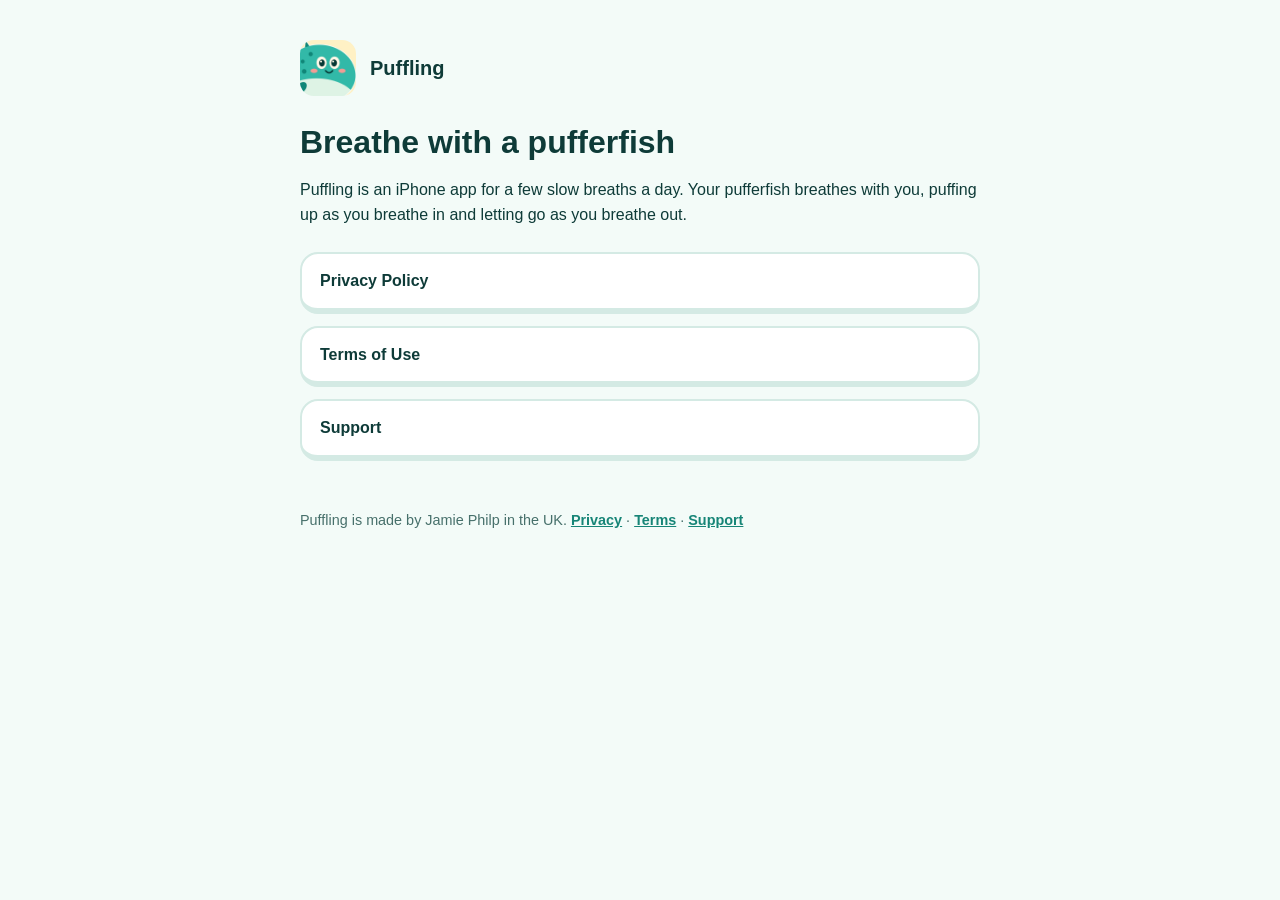
<file: index.html>
<!doctype html>
<html lang="en-GB">
<head>
  <meta charset="utf-8">
  <meta name="viewport" content="width=device-width, initial-scale=1">
  <title>Puffling: breathe with a pufferfish</title>
  <meta name="description" content="Puffling is an iPhone app for short, guided breathing sessions with a pufferfish who breathes with you.">
  <link rel="stylesheet" href="assets/site.css">
</head>
<body>
<main>
  <header><img src="assets/icon.png" alt=""><a href="">Puffling</a></header>
  <h1>Breathe with a pufferfish</h1>
  <p>Puffling is an iPhone app for a few slow breaths a day. Your pufferfish breathes with you, puffing up as you breathe in and letting go as you breathe out.</p>
  <nav class="links">
    <a href="privacy/">Privacy Policy</a>
    <a href="terms/">Terms of Use</a>
    <a href="support/">Support</a>
  </nav>
  <footer>Puffling is made by Jamie Philp in the UK. <a href="privacy/">Privacy</a> · <a href="terms/">Terms</a> · <a href="support/">Support</a></footer>
</main>
</body>
</html>
</file>
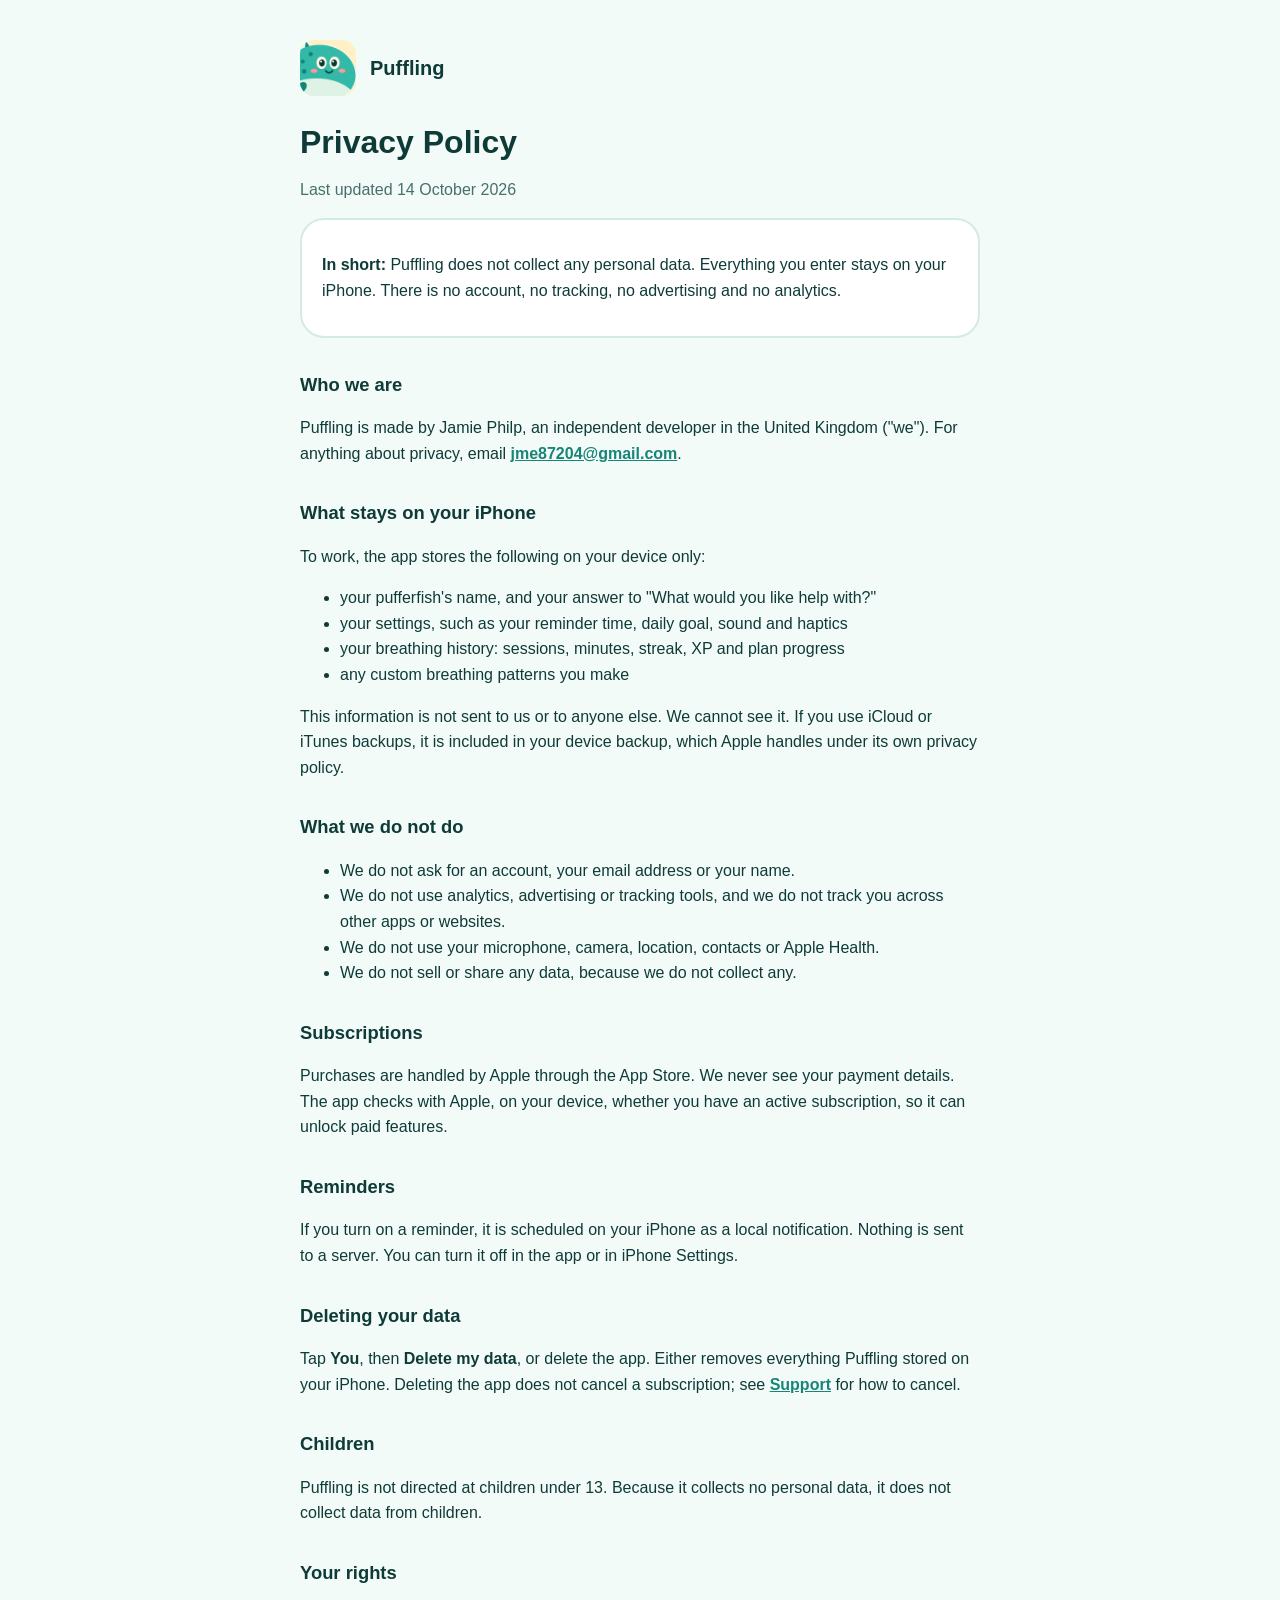
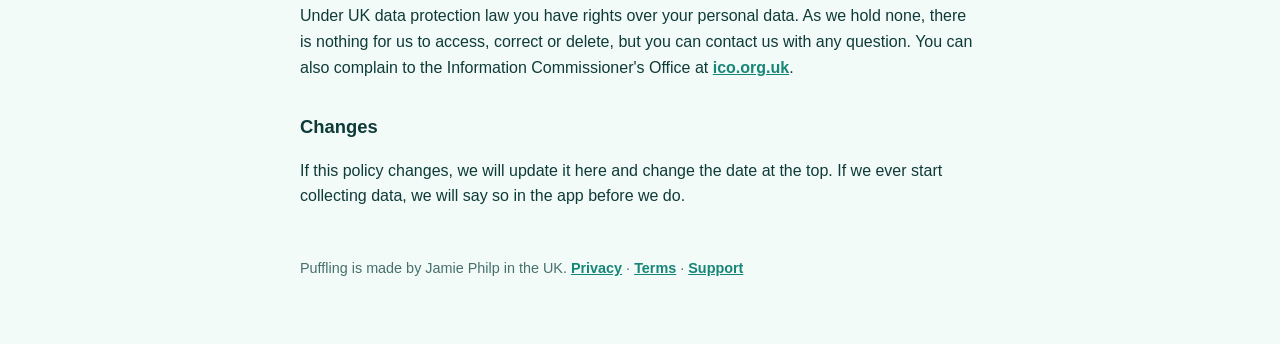
<file: privacy/index.html>
<!doctype html>
<html lang="en-GB">
<head>
  <meta charset="utf-8">
  <meta name="viewport" content="width=device-width, initial-scale=1">
  <title>Puffling Privacy Policy</title>
  <meta name="description" content="Privacy Policy for the Puffling iPhone app.">
  <link rel="stylesheet" href="../assets/site.css">
</head>
<body>
<main>
  <header><img src="../assets/icon.png" alt=""><a href="../">Puffling</a></header>
  <h1>Privacy Policy</h1>
  <p class="updated">Last updated 14 October 2026</p>
  <div class="card"><p><strong>In short:</strong> Puffling does not collect any personal data. Everything you enter stays on your iPhone. There is no account, no tracking, no advertising and no analytics.</p></div>

  <h2>Who we are</h2>
  <p>Puffling is made by Jamie Philp, an independent developer in the United Kingdom ("we"). For anything about privacy, email <a href="mailto:jme87204@gmail.com">jme87204@gmail.com</a>.</p>

  <h2>What stays on your iPhone</h2>
  <p>To work, the app stores the following on your device only:</p>
  <ul>
    <li>your pufferfish's name, and your answer to "What would you like help with?"</li>
    <li>your settings, such as your reminder time, daily goal, sound and haptics</li>
    <li>your breathing history: sessions, minutes, streak, XP and plan progress</li>
    <li>any custom breathing patterns you make</li>
  </ul>
  <p>This information is not sent to us or to anyone else. We cannot see it. If you use iCloud or iTunes backups, it is included in your device backup, which Apple handles under its own privacy policy.</p>

  <h2>What we do not do</h2>
  <ul>
    <li>We do not ask for an account, your email address or your name.</li>
    <li>We do not use analytics, advertising or tracking tools, and we do not track you across other apps or websites.</li>
    <li>We do not use your microphone, camera, location, contacts or Apple Health.</li>
    <li>We do not sell or share any data, because we do not collect any.</li>
  </ul>

  <h2>Subscriptions</h2>
  <p>Purchases are handled by Apple through the App Store. We never see your payment details. The app checks with Apple, on your device, whether you have an active subscription, so it can unlock paid features.</p>

  <h2>Reminders</h2>
  <p>If you turn on a reminder, it is scheduled on your iPhone as a local notification. Nothing is sent to a server. You can turn it off in the app or in iPhone Settings.</p>

  <h2>Deleting your data</h2>
  <p>Tap <strong>You</strong>, then <strong>Delete my data</strong>, or delete the app. Either removes everything Puffling stored on your iPhone. Deleting the app does not cancel a subscription; see <a href="../support/">Support</a> for how to cancel.</p>

  <h2>Children</h2>
  <p>Puffling is not directed at children under 13. Because it collects no personal data, it does not collect data from children.</p>

  <h2>Your rights</h2>
  <p>Under UK data protection law you have rights over your personal data. As we hold none, there is nothing for us to access, correct or delete, but you can contact us with any question. You can also complain to the Information Commissioner's Office at <a href="https://ico.org.uk">ico.org.uk</a>.</p>

  <h2>Changes</h2>
  <p>If this policy changes, we will update it here and change the date at the top. If we ever start collecting data, we will say so in the app before we do.</p>
  <footer>Puffling is made by Jamie Philp in the UK. <a href="../privacy/">Privacy</a> · <a href="../terms/">Terms</a> · <a href="../support/">Support</a></footer>
</main>
</body>
</html>
</file>
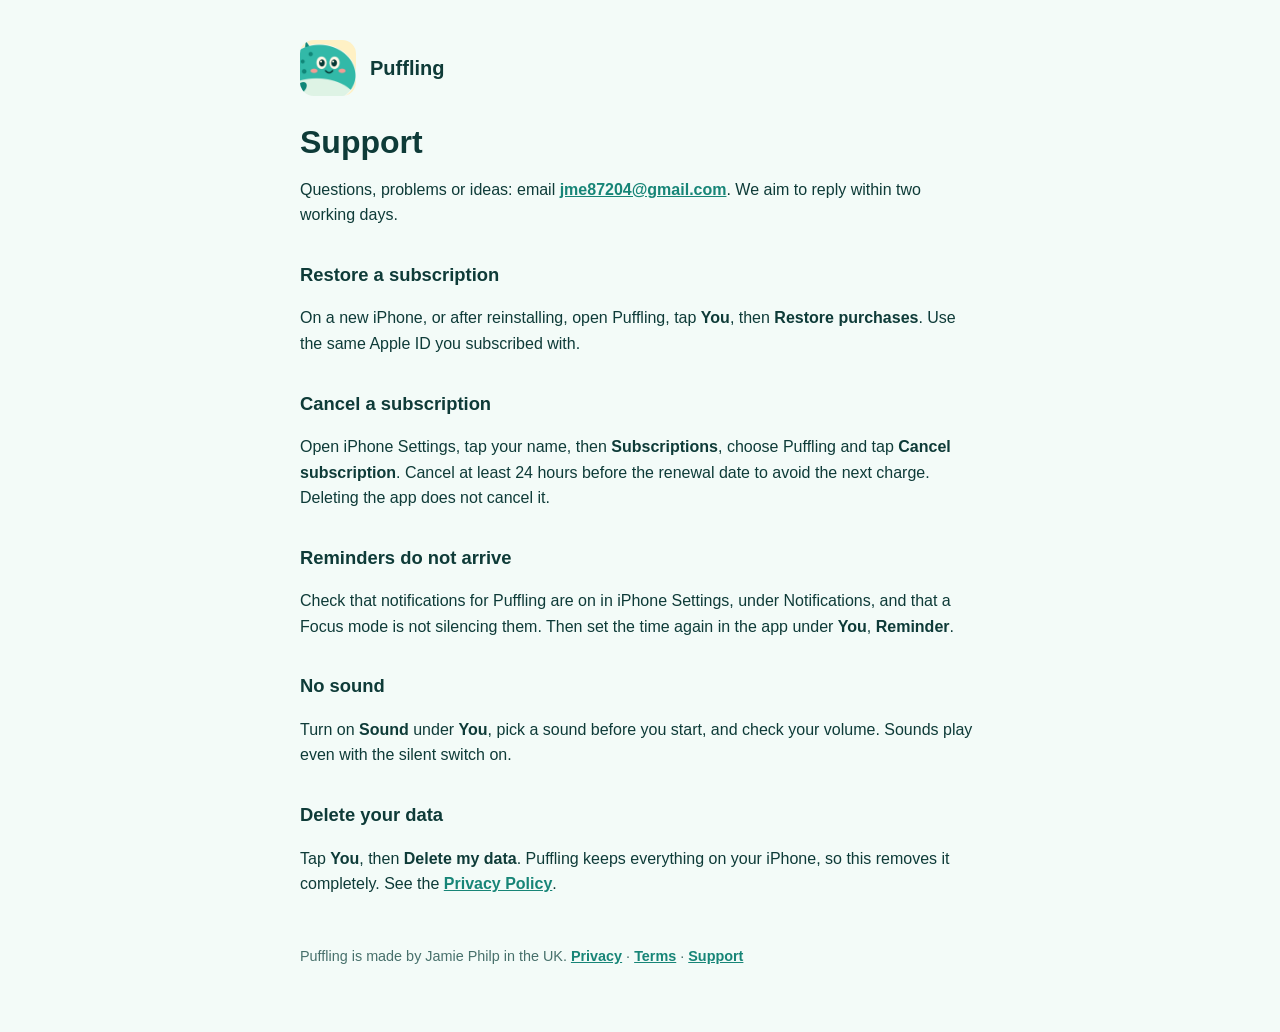
<file: support/index.html>
<!doctype html>
<html lang="en-GB">
<head>
  <meta charset="utf-8">
  <meta name="viewport" content="width=device-width, initial-scale=1">
  <title>Puffling Support</title>
  <meta name="description" content="Help and contact for the Puffling iPhone app.">
  <link rel="stylesheet" href="../assets/site.css">
</head>
<body>
<main>
  <header><img src="../assets/icon.png" alt=""><a href="../">Puffling</a></header>
  <h1>Support</h1>
  <p>Questions, problems or ideas: email <a href="mailto:jme87204@gmail.com">jme87204@gmail.com</a>. We aim to reply within two working days.</p>

  <h2>Restore a subscription</h2>
  <p>On a new iPhone, or after reinstalling, open Puffling, tap <strong>You</strong>, then <strong>Restore purchases</strong>. Use the same Apple ID you subscribed with.</p>

  <h2>Cancel a subscription</h2>
  <p>Open iPhone Settings, tap your name, then <strong>Subscriptions</strong>, choose Puffling and tap <strong>Cancel subscription</strong>. Cancel at least 24 hours before the renewal date to avoid the next charge. Deleting the app does not cancel it.</p>

  <h2>Reminders do not arrive</h2>
  <p>Check that notifications for Puffling are on in iPhone Settings, under Notifications, and that a Focus mode is not silencing them. Then set the time again in the app under <strong>You</strong>, <strong>Reminder</strong>.</p>

  <h2>No sound</h2>
  <p>Turn on <strong>Sound</strong> under <strong>You</strong>, pick a sound before you start, and check your volume. Sounds play even with the silent switch on.</p>

  <h2>Delete your data</h2>
  <p>Tap <strong>You</strong>, then <strong>Delete my data</strong>. Puffling keeps everything on your iPhone, so this removes it completely. See the <a href="../privacy/">Privacy Policy</a>.</p>
  <footer>Puffling is made by Jamie Philp in the UK. <a href="../privacy/">Privacy</a> · <a href="../terms/">Terms</a> · <a href="../support/">Support</a></footer>
</main>
</body>
</html>
</file>
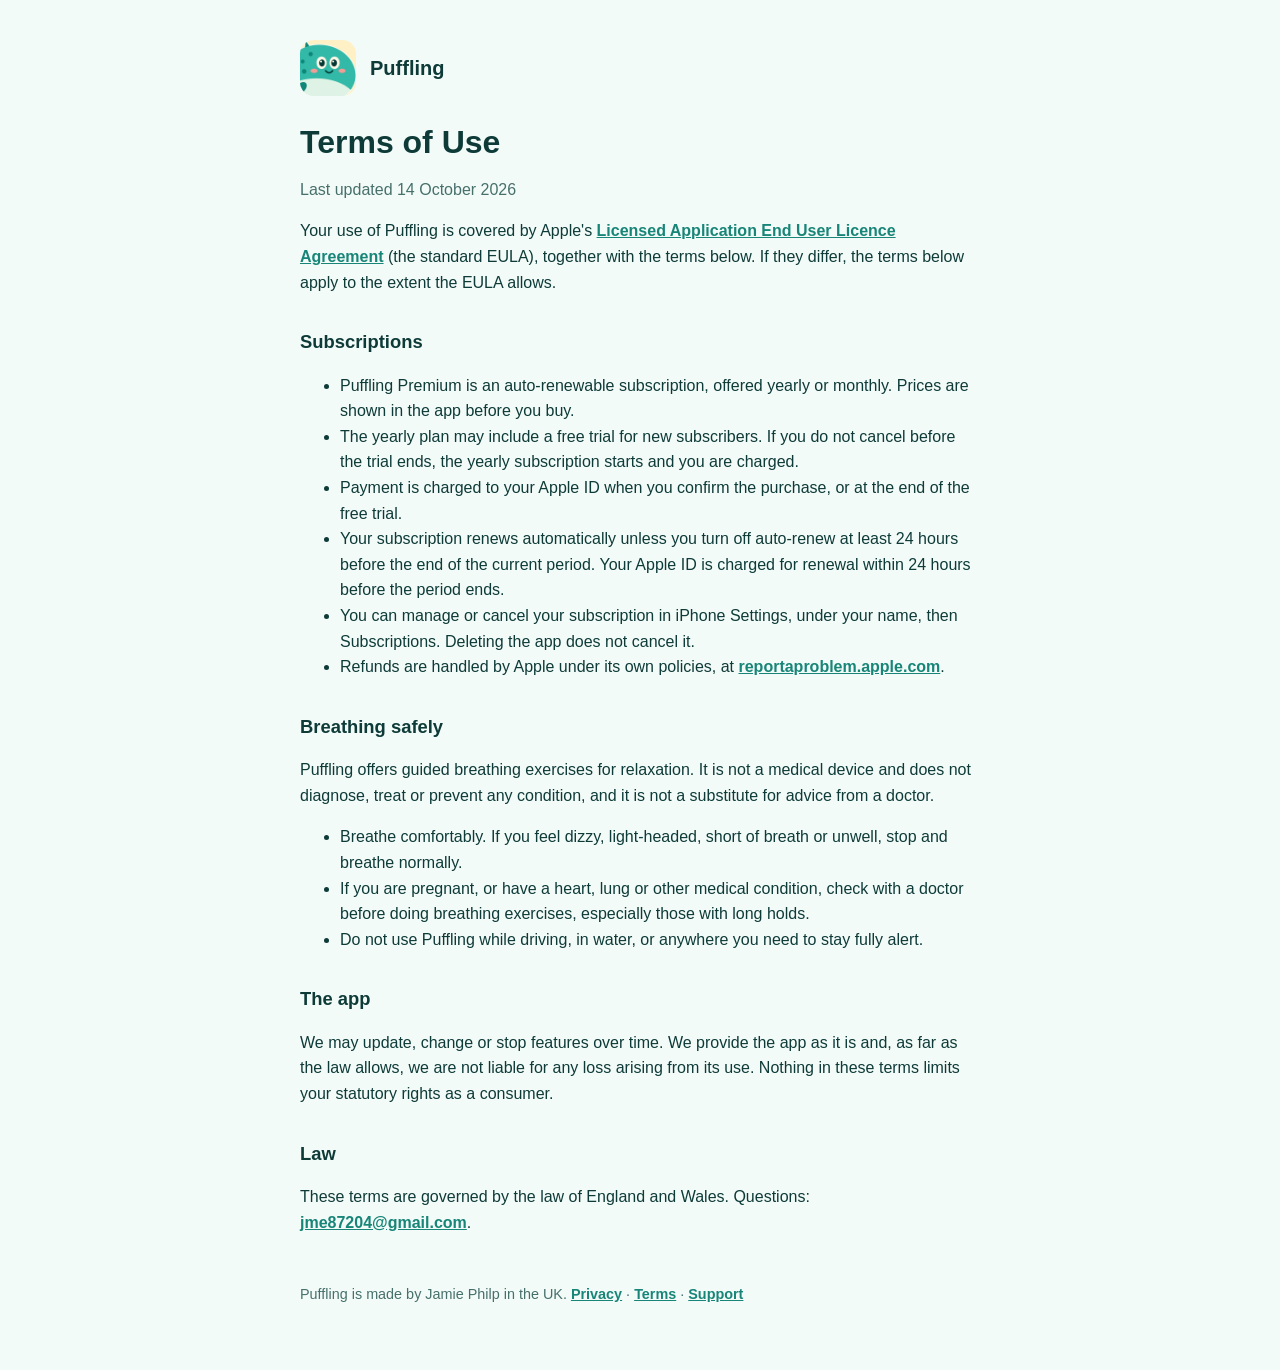
<file: terms/index.html>
<!doctype html>
<html lang="en-GB">
<head>
  <meta charset="utf-8">
  <meta name="viewport" content="width=device-width, initial-scale=1">
  <title>Puffling Terms of Use</title>
  <meta name="description" content="Terms of Use for the Puffling iPhone app and its subscriptions.">
  <link rel="stylesheet" href="../assets/site.css">
</head>
<body>
<main>
  <header><img src="../assets/icon.png" alt=""><a href="../">Puffling</a></header>
  <h1>Terms of Use</h1>
  <p class="updated">Last updated 14 October 2026</p>
  <p>Your use of Puffling is covered by Apple's <a href="https://www.apple.com/legal/internet-services/itunes/dev/stdeula/">Licensed Application End User Licence Agreement</a> (the standard EULA), together with the terms below. If they differ, the terms below apply to the extent the EULA allows.</p>

  <h2>Subscriptions</h2>
  <ul>
    <li>Puffling Premium is an auto-renewable subscription, offered yearly or monthly. Prices are shown in the app before you buy.</li>
    <li>The yearly plan may include a free trial for new subscribers. If you do not cancel before the trial ends, the yearly subscription starts and you are charged.</li>
    <li>Payment is charged to your Apple ID when you confirm the purchase, or at the end of the free trial.</li>
    <li>Your subscription renews automatically unless you turn off auto-renew at least 24 hours before the end of the current period. Your Apple ID is charged for renewal within 24 hours before the period ends.</li>
    <li>You can manage or cancel your subscription in iPhone Settings, under your name, then Subscriptions. Deleting the app does not cancel it.</li>
    <li>Refunds are handled by Apple under its own policies, at <a href="https://reportaproblem.apple.com">reportaproblem.apple.com</a>.</li>
  </ul>

  <h2>Breathing safely</h2>
  <p>Puffling offers guided breathing exercises for relaxation. It is not a medical device and does not diagnose, treat or prevent any condition, and it is not a substitute for advice from a doctor.</p>
  <ul>
    <li>Breathe comfortably. If you feel dizzy, light-headed, short of breath or unwell, stop and breathe normally.</li>
    <li>If you are pregnant, or have a heart, lung or other medical condition, check with a doctor before doing breathing exercises, especially those with long holds.</li>
    <li>Do not use Puffling while driving, in water, or anywhere you need to stay fully alert.</li>
  </ul>

  <h2>The app</h2>
  <p>We may update, change or stop features over time. We provide the app as it is and, as far as the law allows, we are not liable for any loss arising from its use. Nothing in these terms limits your statutory rights as a consumer.</p>

  <h2>Law</h2>
  <p>These terms are governed by the law of England and Wales. Questions: <a href="mailto:jme87204@gmail.com">jme87204@gmail.com</a>.</p>
  <footer>Puffling is made by Jamie Philp in the UK. <a href="../privacy/">Privacy</a> · <a href="../terms/">Terms</a> · <a href="../support/">Support</a></footer>
</main>
</body>
</html>
</file>
<file: assets/site.css>
/* Puffling's colours and type, from the app's design system. */
:root { color-scheme: light; --bg: #F3FBF8; --surface: #FFFFFF; --line: #D4EAE4; --ink: #0E3B38; --ink-soft: #47706B; --lagoon: #35B8A6; --lagoon-deep: #178577; }
* { box-sizing: border-box; }
body { margin: 0; background: var(--bg); color: var(--ink); font-family: ui-rounded, "SF Pro Rounded", -apple-system, BlinkMacSystemFont, "Segoe UI", sans-serif; line-height: 1.6; }
main { max-width: 720px; margin: 0 auto; padding: 40px 20px 64px; }
header { display: flex; align-items: center; gap: 14px; margin-bottom: 28px; }
header img { width: 56px; height: 56px; border-radius: 14px; }
header a { color: var(--ink); text-decoration: none; font-weight: 800; font-size: 1.25rem; }
h1 { font-size: 2rem; line-height: 1.15; margin: 0 0 6px; font-weight: 800; }
h2 { font-size: 1.15rem; margin: 32px 0 8px; font-weight: 700; }
p, li { color: var(--ink); }
.updated, .soft { color: var(--ink-soft); }
.card { background: var(--surface); border: 2px solid var(--line); border-radius: 24px; padding: 16px 20px; margin: 12px 0; }
a { color: var(--lagoon-deep); font-weight: 700; }
nav.links { display: grid; gap: 12px; margin-top: 24px; }
nav.links a { display: block; background: var(--surface); border: 2px solid var(--line); border-bottom-width: 6px; border-radius: 18px; padding: 14px 18px; text-decoration: none; color: var(--ink); }
footer { margin-top: 48px; color: var(--ink-soft); font-size: 0.9rem; }
</file>
